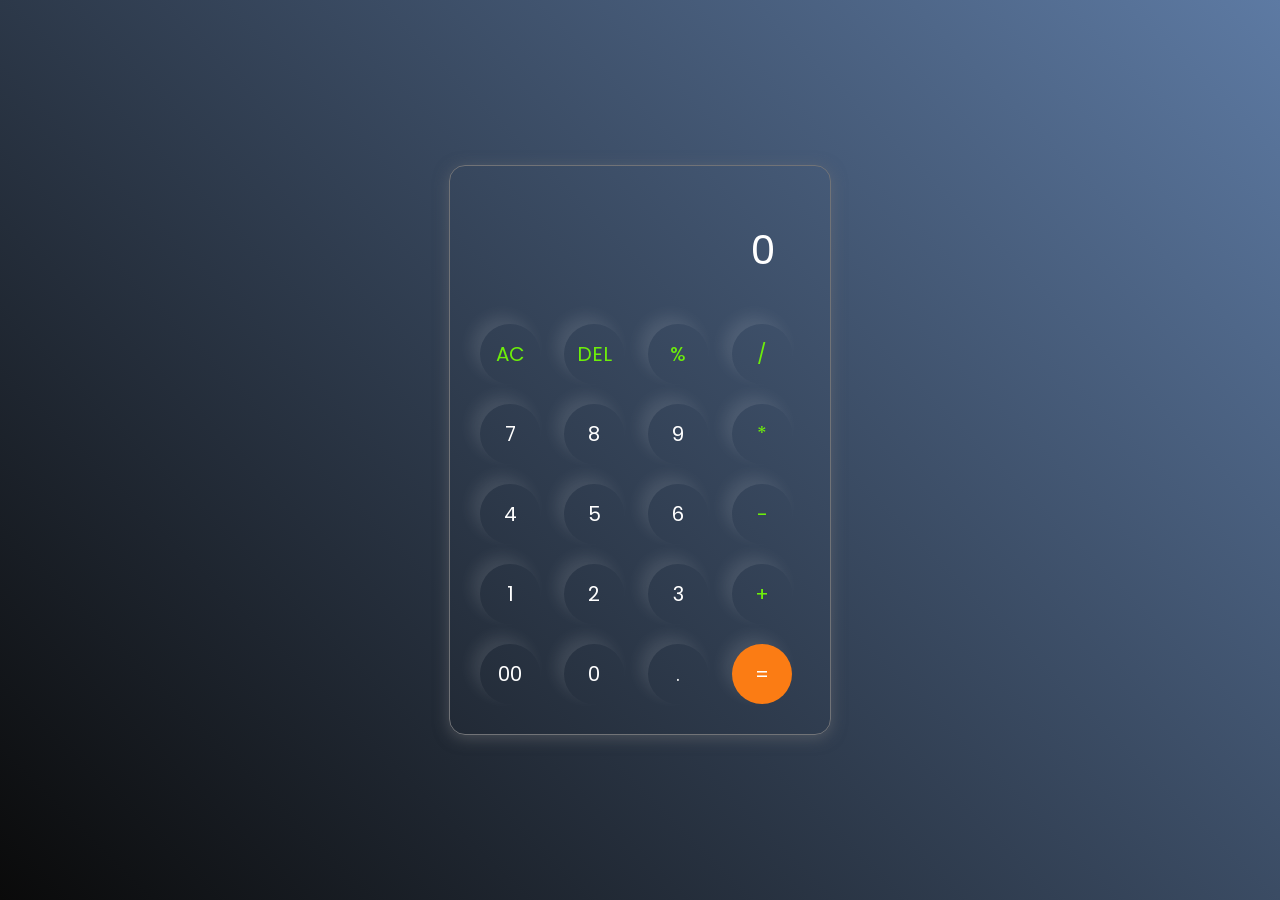
<file: Html Css JavaScript Assignments/Calculator Assignment/index.html>
<html lang="en">
  <head>
    <meta charset="UTF-8" />
    <meta http-equiv="X-UA-Compatible" content="IE=edge" />
    <meta name="viewport" content="width=device-width, initial-scale=1.0" />
    <link rel="stylesheet" href="style.css" />
    <title>Calculator - By Code Traversal</title>
  </head>
  <body>
    <div class="container">
      <div class="calculator">
        <input type="text" id="inputBox" placeholder="0" />
        <div>
          <button class="button operator">AC</button>
          <button class="button operator">DEL</button>
          <button class="button operator">%</button>
          <button class="button operator">/</button>
        </div>
        <div>
          <button class="button">7</button>
          <button class="button">8</button>
          <button class="button">9</button>
          <button class="button operator">*</button>
        </div>
        <div>
          <button class="button">4</button>
          <button class="button">5</button>
          <button class="button">6</button>
          <button class="button operator">-</button>
        </div>
        <div>
          <button class="button">1</button>
          <button class="button">2</button>
          <button class="button">3</button>
          <button class="button operator">+</button>
        </div>

        <div>
          <button class="button">00</button>
          <button class="button">0</button>
          <button class="button">.</button>
          <button class="button equalBtn">=</button>
        </div>
      </div>
    </div>

    <script src="script.js"></script>
  </body>
</html>
</file>
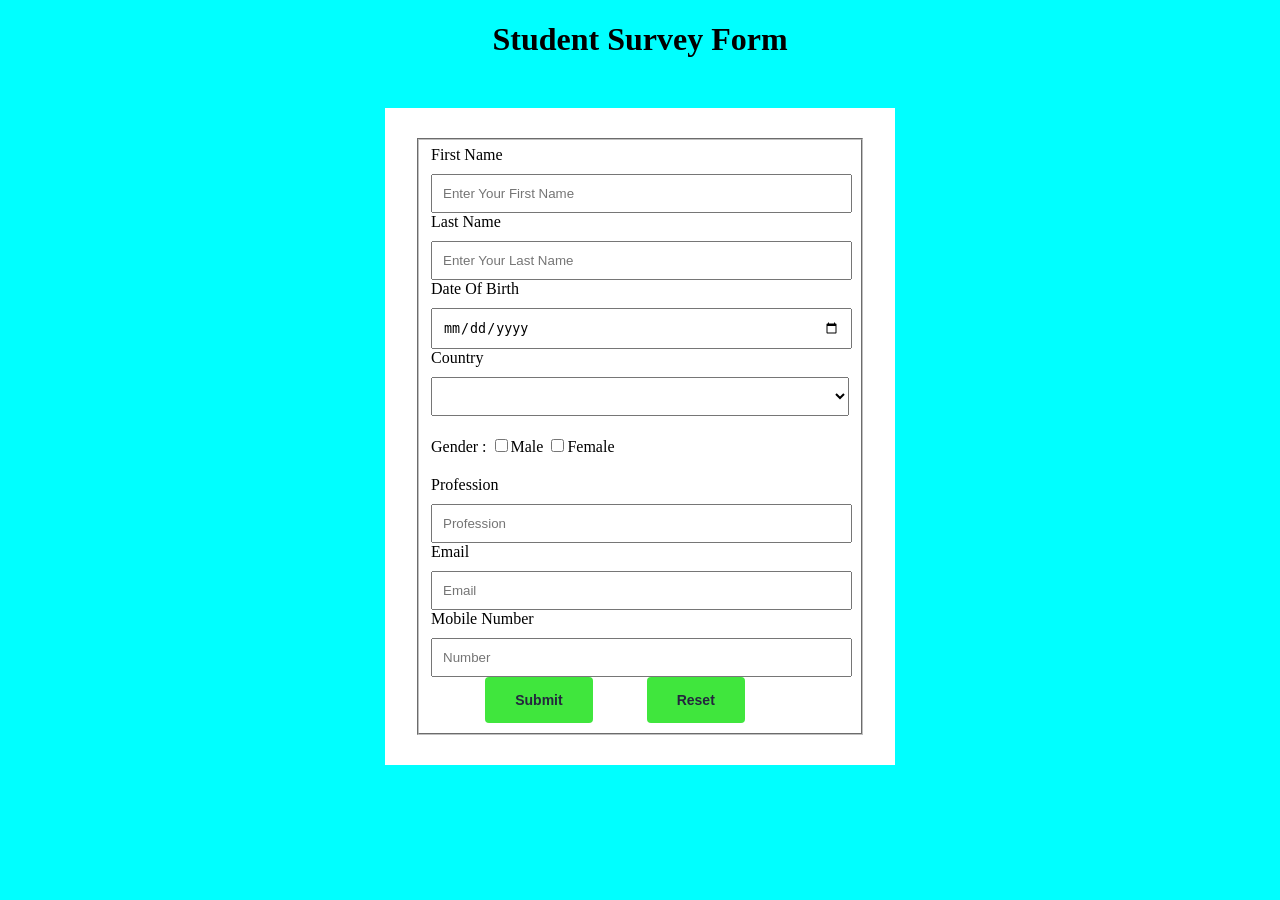
<file: Html Css JavaScript Assignments/Cutstomer.html>
<!DOCTYPE html>
<html lang="en">
<head>
    <meta charset="UTF-8">
    <meta name="viewport" content="width=device-width, initial-scale=1.0">
    <title>Document</title>

<style>
    body{
        background-color: aqua;
    }
   .form-control{
    text-align: left;
   }

 form{
    margin: 50px auto;
    padding: 30px 30px;
    max-width: 450px;
    background-color: white;
 }
 .form-control input,
 .form-control select,
 .form-control textarea{
    display: block;
    padding: 10px;
    width: 95%;
 }
 .form-control input[type="checkbox"]{
    display: inline-block;
    width: auto;
 }
 .form-control1 input {
    margin-right: 50px;
    font-size: 14px;
    font-weight: 600;
    padding: 15px 30px;
    color: #24263e;
    background-color: #40e63d;
    border-radius: 4px;
    cursor: pointer;
    border:none;
    outline: none;
    transition: 0.2s;
 }

 span{
   color: red;
   display: none;
 }
 
 
</style>




</head>
<body>

    <h1 style="text-align: center;">Student Survey Form</h1>
    
    <form style="text-align: center;" id="form">
        <fieldset>
        <div class="form-control">
        <label style="display: block;margin-bottom: 10px;" >First Name </label>
        <input type="text" placeholder="Enter Your First Name" name="Firstname" required />
        </div>
        <div class="form-control">
            <label style="display: block;margin-bottom: 10px;">Last Name </label>
            <input type="text" placeholder="Enter Your Last Name" required />
            </div>
         <div class="form-control">
        <label style="display: block;margin-bottom: 10px;">Date Of Birth</label>
         <input type="date" required />
         </div>
         <div class="form-control">
            <label style="display: block;margin-bottom: 10px;">Country</label>
             <select style="width: 100%;" >
                <option> </option>
                    <option>India</option>
                    <option>Austrila</option>
                    <option>Indonesia</option>
                    <option>Bangkok</option>
                    <option>Pakisthan</option>
                    <option>Nepal</option></select>
             </select>
            </div>
             <div class="form-control">
                <label style="display: block;margin: 20px 0px;" >Gender : <input type="checkbox" name="abc">Male  <input type="checkbox" name="hh">Female</label>
                 
                 </div>
                 <div class="form-control">
                    <label style="display: block;margin-bottom: 10px;">Profession</label>
                     <input type="text" placeholder="Profession" required />
                     </div>
             <div class="form-control">
             <label style="display: block;margin-bottom: 10px;">Email</label>
             <input type="email" placeholder="Email"  required />
            </div>
            <div class="form-control">
                <label style="display: block;margin-bottom: 10px;">Mobile Number</label>
                <input type="number" placeholder="Number"  required />
            </div>
           <div class="form-control1">
            <input type="submit" id="c"> 
            <input type="reset" id="d">
           </div>

           

               



         








        </fieldset>
    </form>



   
  

</body>
</html>
</file>
<file: Html Css JavaScript Assignments/Calculator Assignment/style.css>
@import url('https://fonts.googleapis.com/css2?family=Poppins:wght@500&display=swap');

*{
    margin: 0;
    padding: 0;
    box-sizing: border-box;
    font-family: 'Poppins', sans-serif;
}

body{
    width: 100%;
    height: 100vh;
    display: flex;
    justify-content: center;
    align-items: center;
    background: linear-gradient(45deg, #0a0a0a, #5d7aa3);
}

.calculator{
    border: 1px solid #717377;
    padding: 20px;
    border-radius: 16px;
    background: transparent;
    box-shadow: 0px 3px 15px rgba(113, 115, 119, 0.5);

}

input{
    width: 320px;
    border: none;
    padding: 24px;
    margin: 10px;
    background: transparent;
    box-shadow: 0px 3px 15px rgbs(84, 84, 84, 0.1);
    font-size: 40px;
    text-align: right;
    cursor: pointer;
    color: #ffffff;
}

input::placeholder{
    color: #ffffff;
}

button{
    border: none;
    width: 60px;
    height: 60px;
    margin: 10px;
    border-radius: 50%;
    background: transparent;
    color: #ffffff;
    font-size: 20px;
    box-shadow: -8px -8px 15px rgba(255, 255, 255, 0.1);
    cursor: pointer;
}

.equalBtn{
    background-color: #fb7c14;
}

.operator{
    color: #6dee0a;
}
</file>
